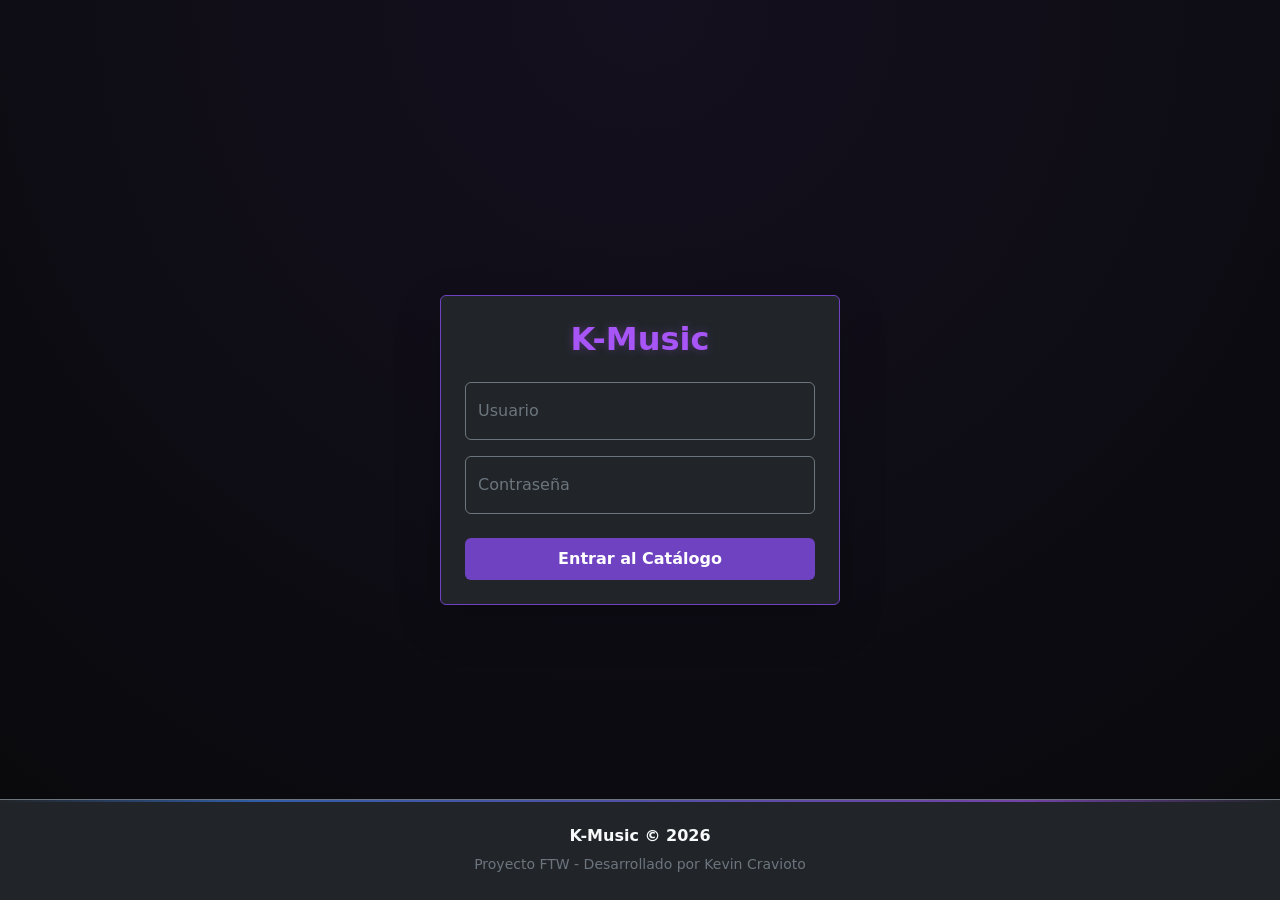
<file: index.html>
<!DOCTYPE html>
<html lang="es">
<head>
    <meta charset="UTF-8">
    <meta http-equiv="refresh" content="0; url=html/login.html">
    <title>Redireccionando a K-Music...</title>
</head>
<body>
    <p>Si no eres redireccionado automáticamente, <a href="html/login.html">haz clic aquí</a>.</p>
</body>
</html>
</file>
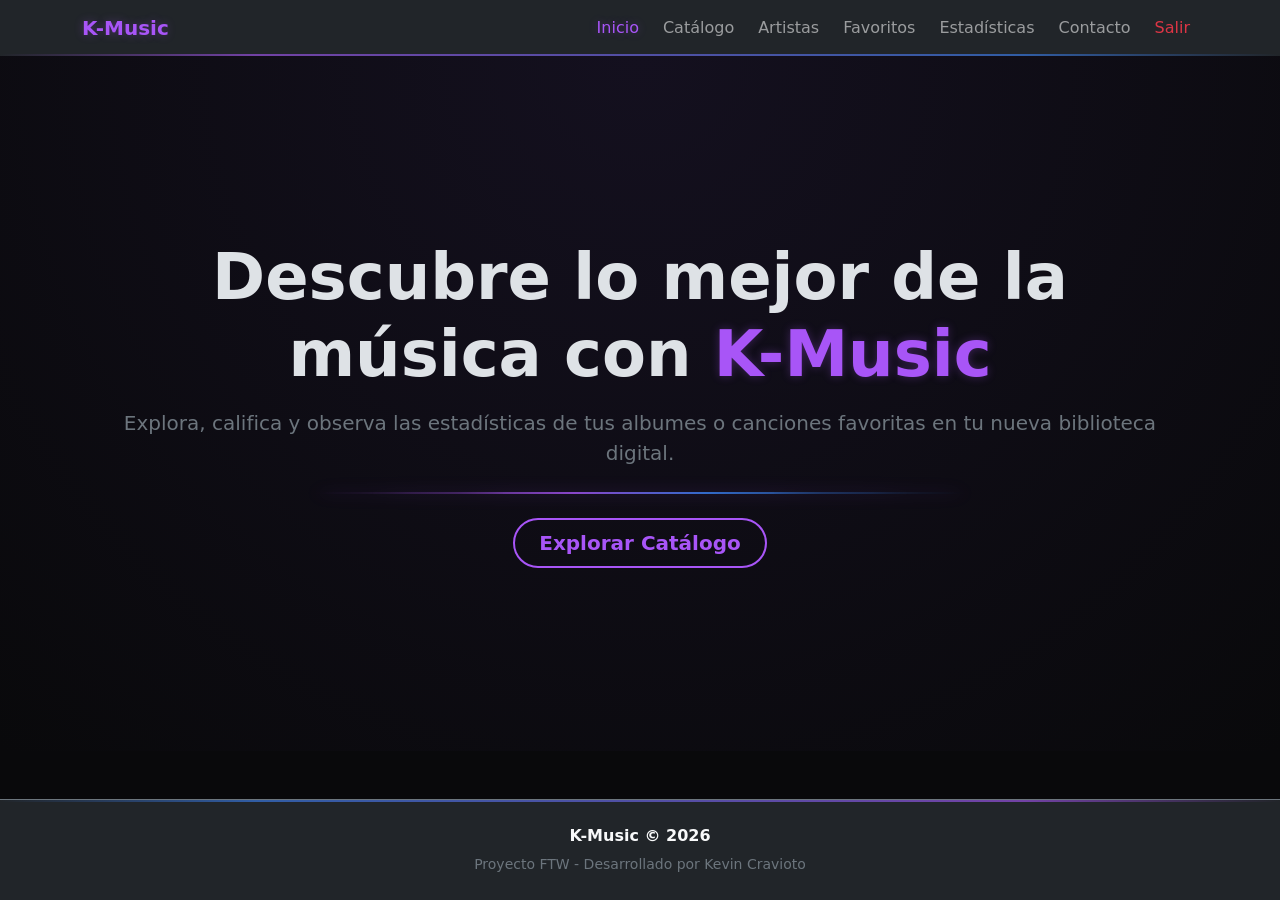
<file: html/index.html>
<!DOCTYPE html>
<html lang="es" data-bs-theme="dark">
<head>
    <meta charset="UTF-8">
    <meta name="viewport" content="width=device-width, initial-scale=1.0">
    <title>Inicio | Biblioteca Musical</title>
    <link href="https://cdn.jsdelivr.net/npm/bootstrap@5.3.3/dist/css/bootstrap.min.css" rel="stylesheet">
    <link rel="stylesheet" href="..\css\style.css">
</head>
<body class="d-flex flex-column min-vh-100">

    <!-- Navegación con borde desvanecido -->
    <header>
        <nav class="navbar navbar-expand-lg navbar-dark bg-dark nav-aesthetic">
            <div class="container">
                <a class="navbar-brand fw-bold text-purple" href="index.html">K-Music</a>
                <button class="navbar-toggler" type="button" data-bs-toggle="collapse" data-bs-target="#navbarNav">
                    <span class="navbar-toggler-icon"></span>
                </button>
                <div class="collapse navbar-collapse justify-content-end" id="navbarNav">
                    <ul class="navbar-nav gap-2">
                        <li class="nav-item"><a class="nav-link active text-purple" href="index.html">Inicio</a></li>
                        <li class="nav-item"><a class="nav-link" href="catalogo.html">Catálogo</a></li>
                        <li class="nav-item"><a class="nav-link" href="artistas.html">Artistas</a></li>
                        <li class="nav-item"><a class="nav-link" href="favoritos.html">Favoritos</a></li>
                        <li class="nav-item"><a class="nav-link" href="estadisticas.html">Estadísticas</a></li>
                        <li class="nav-item"><a class="nav-link" href="contacto.html">Contacto</a></li>
                        <li class="nav-item"><a class="nav-link text-danger" href="login.html">Salir</a></li>
                    </ul>
                </div>
            </div>
        </nav>
    </header>

    <!-- Sección Principal -->
    <main class="flex-grow-1 d-flex align-items-center justify-content-center text-center custom-bg">
        <div class="container px-4 py-5">
            <h1 class="display-3 fw-bold mb-3">Descubre lo mejor de la música con <span class="text-purple">K-Music</span></h1>
            <p class="lead mb-4 text-secondary">Explora, califica y observa las estadísticas de tus albumes o canciones favoritas en tu nueva biblioteca digital.</p>
            
            <!-- Línea desvanecida -->
            <div class="aesthetic-line"></div>

            <div class="d-grid gap-2 d-sm-flex justify-content-sm-center mt-4">
                <a href="catalogo.html" class="btn btn-outline-purple btn-lg px-4 gap-3 rounded-pill">Explorar Catálogo</a>
            </div>
        </div>
    </main>

    <!-- Pie de página con borde desvanecido -->
    <footer class="bg-dark text-center text-secondary py-4 border-top border-secondary mt-5 footer-aesthetic">
        <div class="container">
            <p class="mb-1 text-light fw-semibold">K-Music &copy; 2026</p>
            <small>Proyecto FTW - Desarrollado por Kevin Cravioto</small>
        </div>
    </footer>

    <!-- Bootstrap JS Bundle con Popper -->
    <script src="https://cdn.jsdelivr.net/npm/bootstrap@5.3.3/dist/js/bootstrap.bundle.min.js"></script>
</body>
</html>
</file>
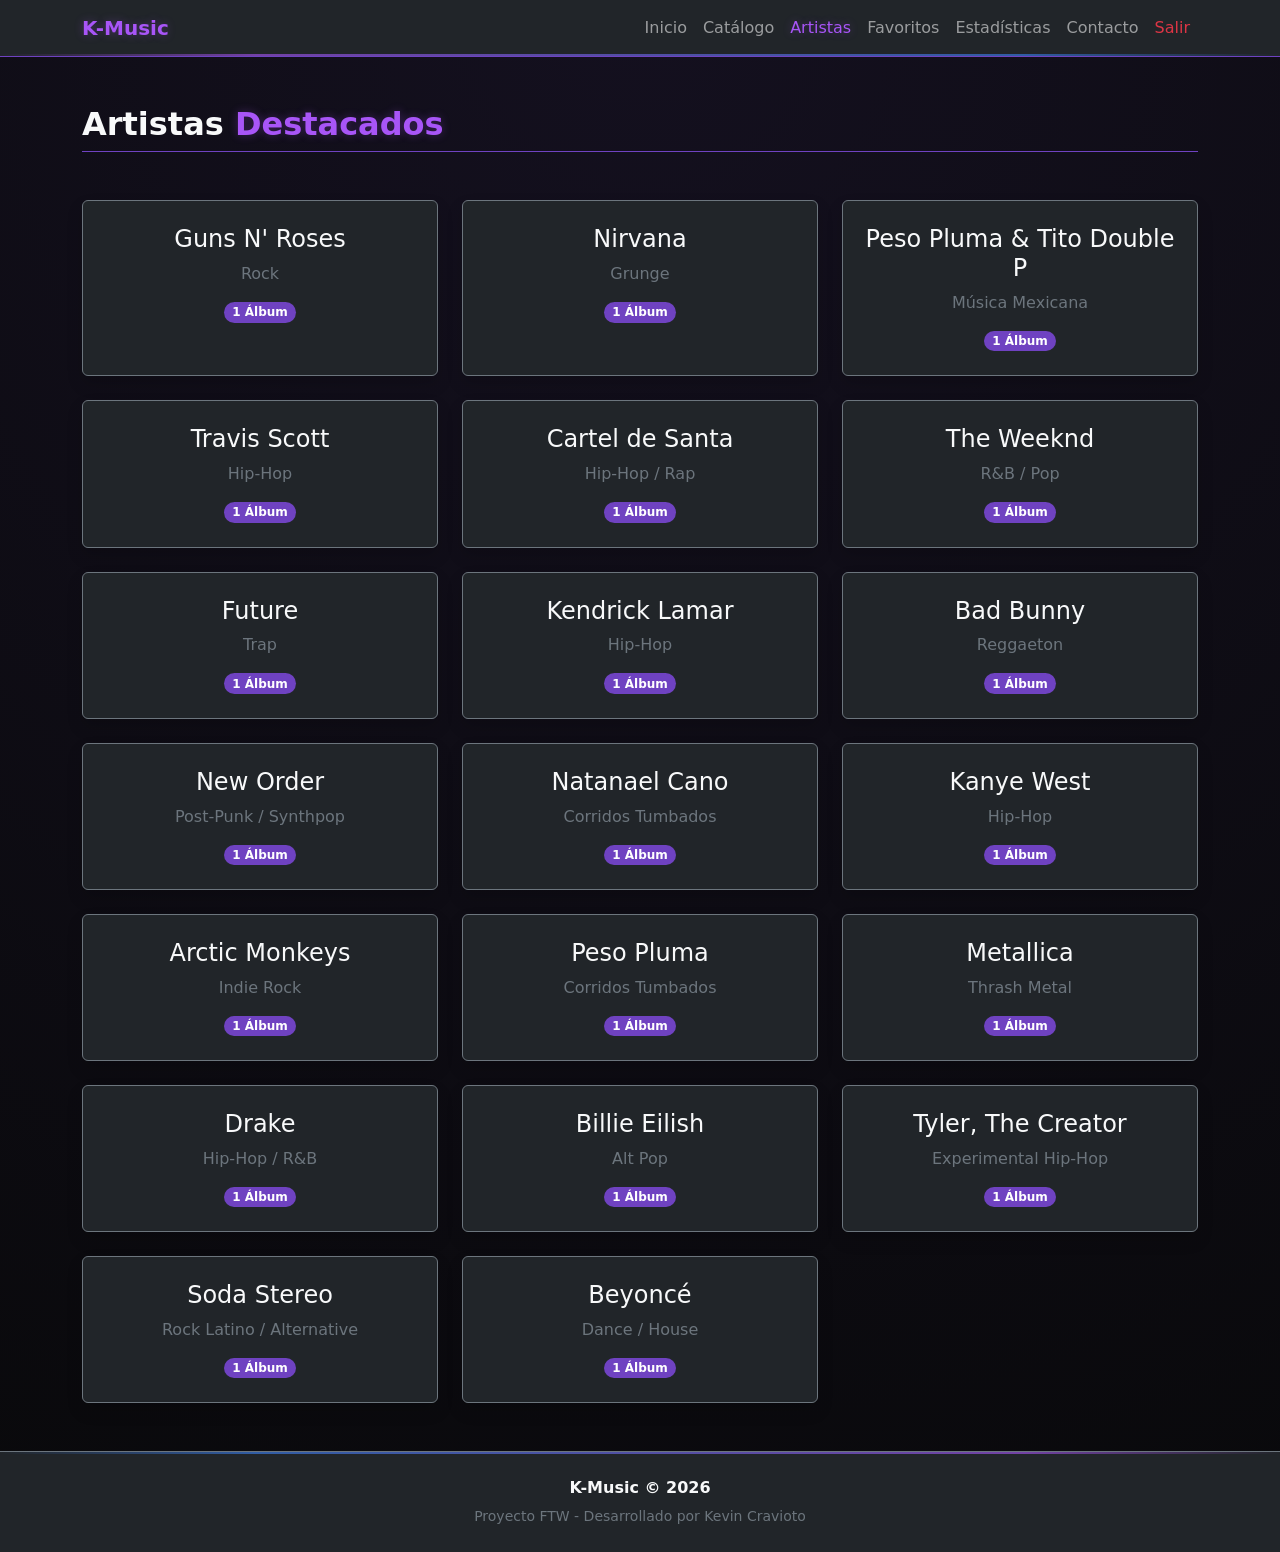
<file: html/artistas.html>
<!DOCTYPE html>
<html lang="es" data-bs-theme="dark">
<head>
    <meta charset="UTF-8">
    <meta name="viewport" content="width=device-width, initial-scale=1.0">
    <title>Artistas | K-Music</title>
    <link href="https://cdn.jsdelivr.net/npm/bootstrap@5.3.3/dist/css/bootstrap.min.css" rel="stylesheet">
    <link rel="stylesheet" href="../css/style.css">
</head>
<body class="custom-bg min-vh-100">
    <header>
        <nav class="navbar navbar-expand-lg navbar-dark bg-dark border-bottom border-purple nav-aesthetic">
            <div class="container">
                <a class="navbar-brand fw-bold text-purple" href="index.html">K-Music</a>
                <button class="navbar-toggler" type="button" data-bs-toggle="collapse" data-bs-target="#navbarNav">
                    <span class="navbar-toggler-icon"></span>
                </button>
                <div class="collapse navbar-collapse" id="navbarNav">
                    <ul class="navbar-nav ms-auto">
                        <li class="nav-item"><a class="nav-link" href="index.html">Inicio</a></li>
                        <li class="nav-item"><a class="nav-link" href="catalogo.html">Catálogo</a></li>
                        <li class="nav-item"><a class="nav-link active text-purple" href="artistas.html">Artistas</a></li>
                        <li class="nav-item"><a class="nav-link" href="favoritos.html">Favoritos</a></li>
                        <li class="nav-item"><a class="nav-link" href="estadisticas.html">Estadísticas</a></li>
                        <li class="nav-item"><a class="nav-link" href="contacto.html">Contacto</a></li>
                        <li class="nav-item"><a class="nav-link text-danger" href="login.html">Salir</a></li>
                    </ul>
                </div>
            </div>
        </nav>
    </header>

    <main class="container my-5">
        <h2 class="fw-bold text-light mb-4 border-bottom border-purple pb-2">Artistas <span class="text-purple">Destacados</span></h2>
        
        <div class="row row-cols-1 row-cols-md-3 g-4 mt-3" id="contenedorArtistas">
        </div>
    </main>

    <footer class="bg-dark text-center text-secondary py-4 border-top border-secondary mt-5 footer-aesthetic">
        <div class="container">
            <p class="mb-1 text-light fw-semibold">K-Music &copy; 2026</p>
            <small>Proyecto FTW - Desarrollado por Kevin Cravioto</small>
        </div>
    </footer>

    <script src="https://cdn.jsdelivr.net/npm/bootstrap@5.3.3/dist/js/bootstrap.bundle.min.js"></script>
    
    <script>
        document.addEventListener("DOMContentLoaded", () => {
            fetch('../xml/biblioteca.xml')
                .then(response => response.text())
                .then(str => new window.DOMParser().parseFromString(str, "text/xml"))
                .then(data => {
                    const albums = data.getElementsByTagName("album");
                    const artistasData = {};

                    for (let i = 0; i < albums.length; i++) {
                        let artista = albums[i].getElementsByTagName("artista")[0].textContent;
                        let genero = albums[i].getElementsByTagName("genero")[0].textContent;

                        if (artistasData[artista]) {
                            artistasData[artista].count += 1;
                        } else {
                            artistasData[artista] = { genero: genero, count: 1 };
                        }
                    }

                    const contenedor = document.getElementById("contenedorArtistas");
                    contenedor.innerHTML = "";

                    for (let artista in artistasData) {
                        let info = artistasData[artista];
                        let textoAlbum = info.count === 1 ? "1 Álbum" : `${info.count} Álbumes`;

                        contenedor.innerHTML += `
                            <div class="col">
                                <div class="card bg-dark border-secondary h-100 text-center p-3 shadow">
                                    <h4 class="text-light mt-2">${artista}</h4>
                                    <p class="text-secondary">${info.genero}</p>
                                    <span class="badge bg-purple rounded-pill mx-auto mb-2" style="width: fit-content;">${textoAlbum}</span>
                                </div>
                            </div>
                        `;
                    }
                })
                .catch(error => console.error(error));
        });
        
    </script>
</body>
</html>
</file>
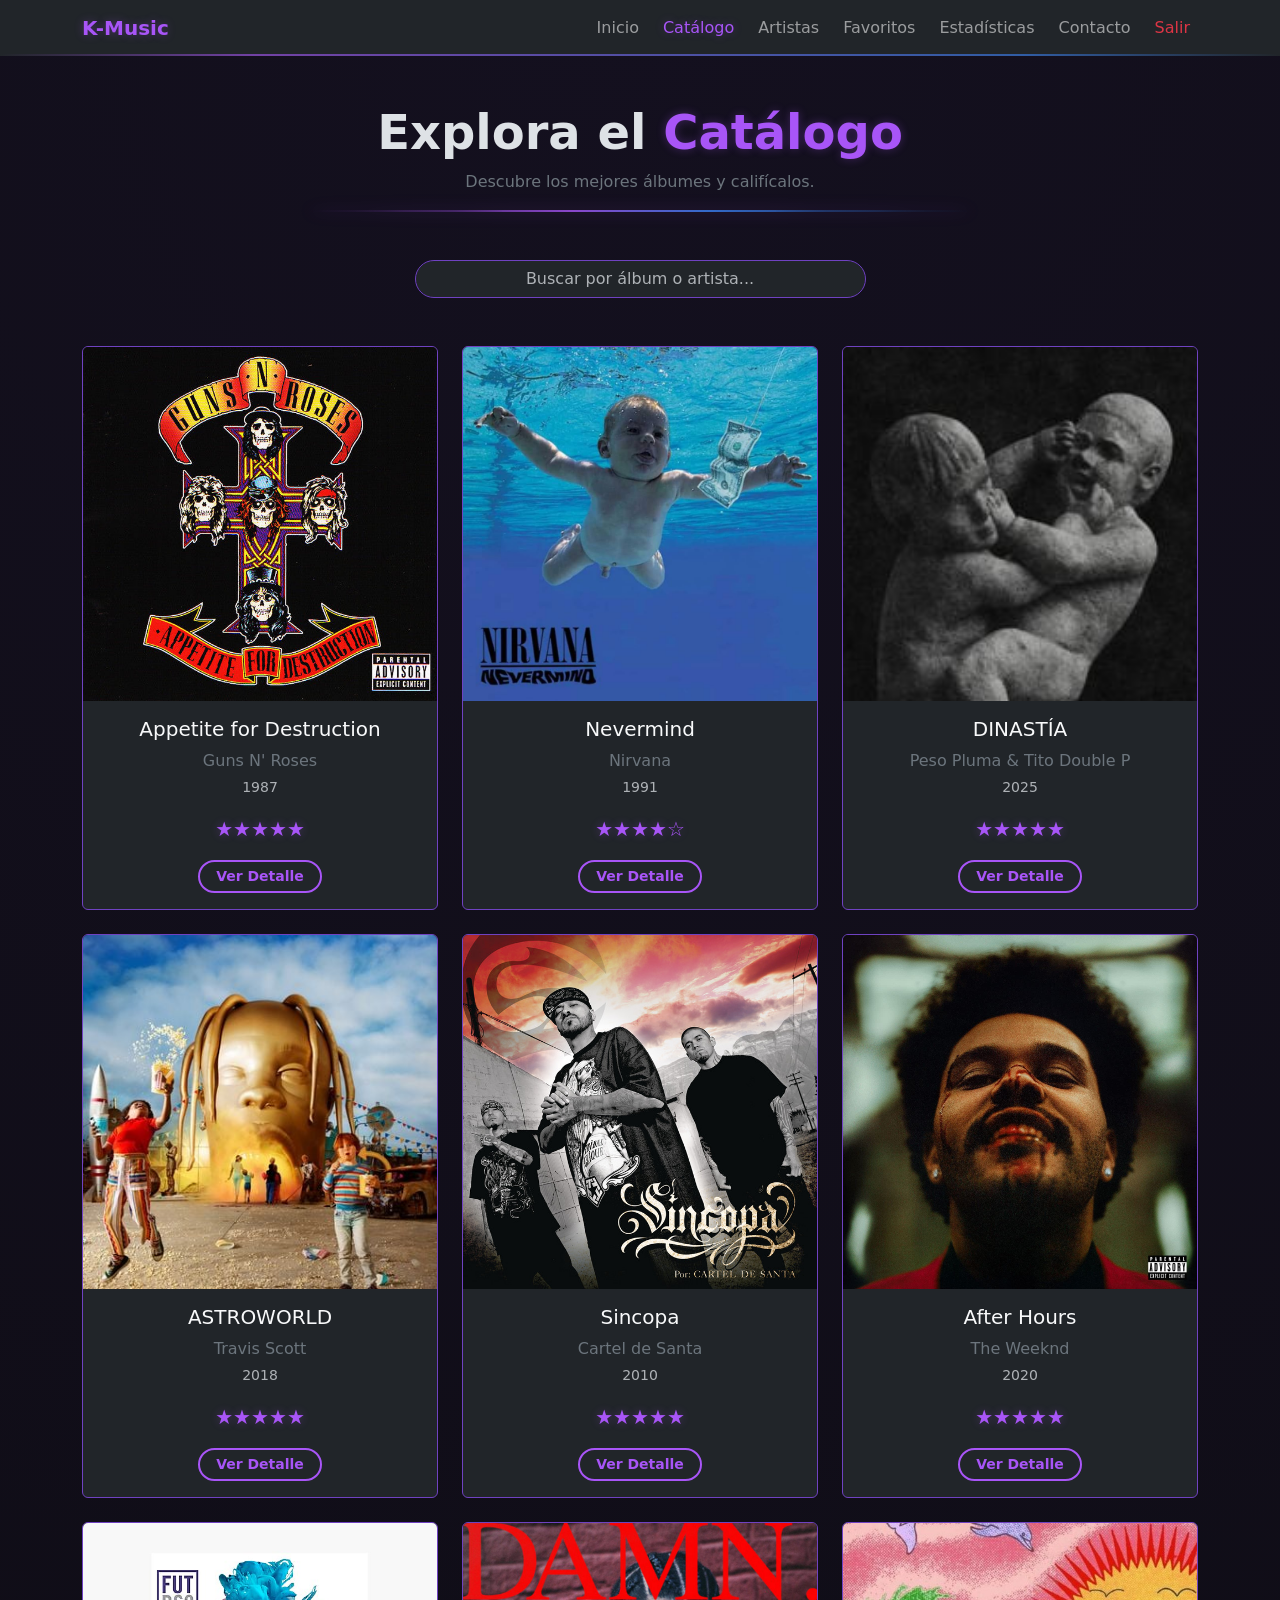
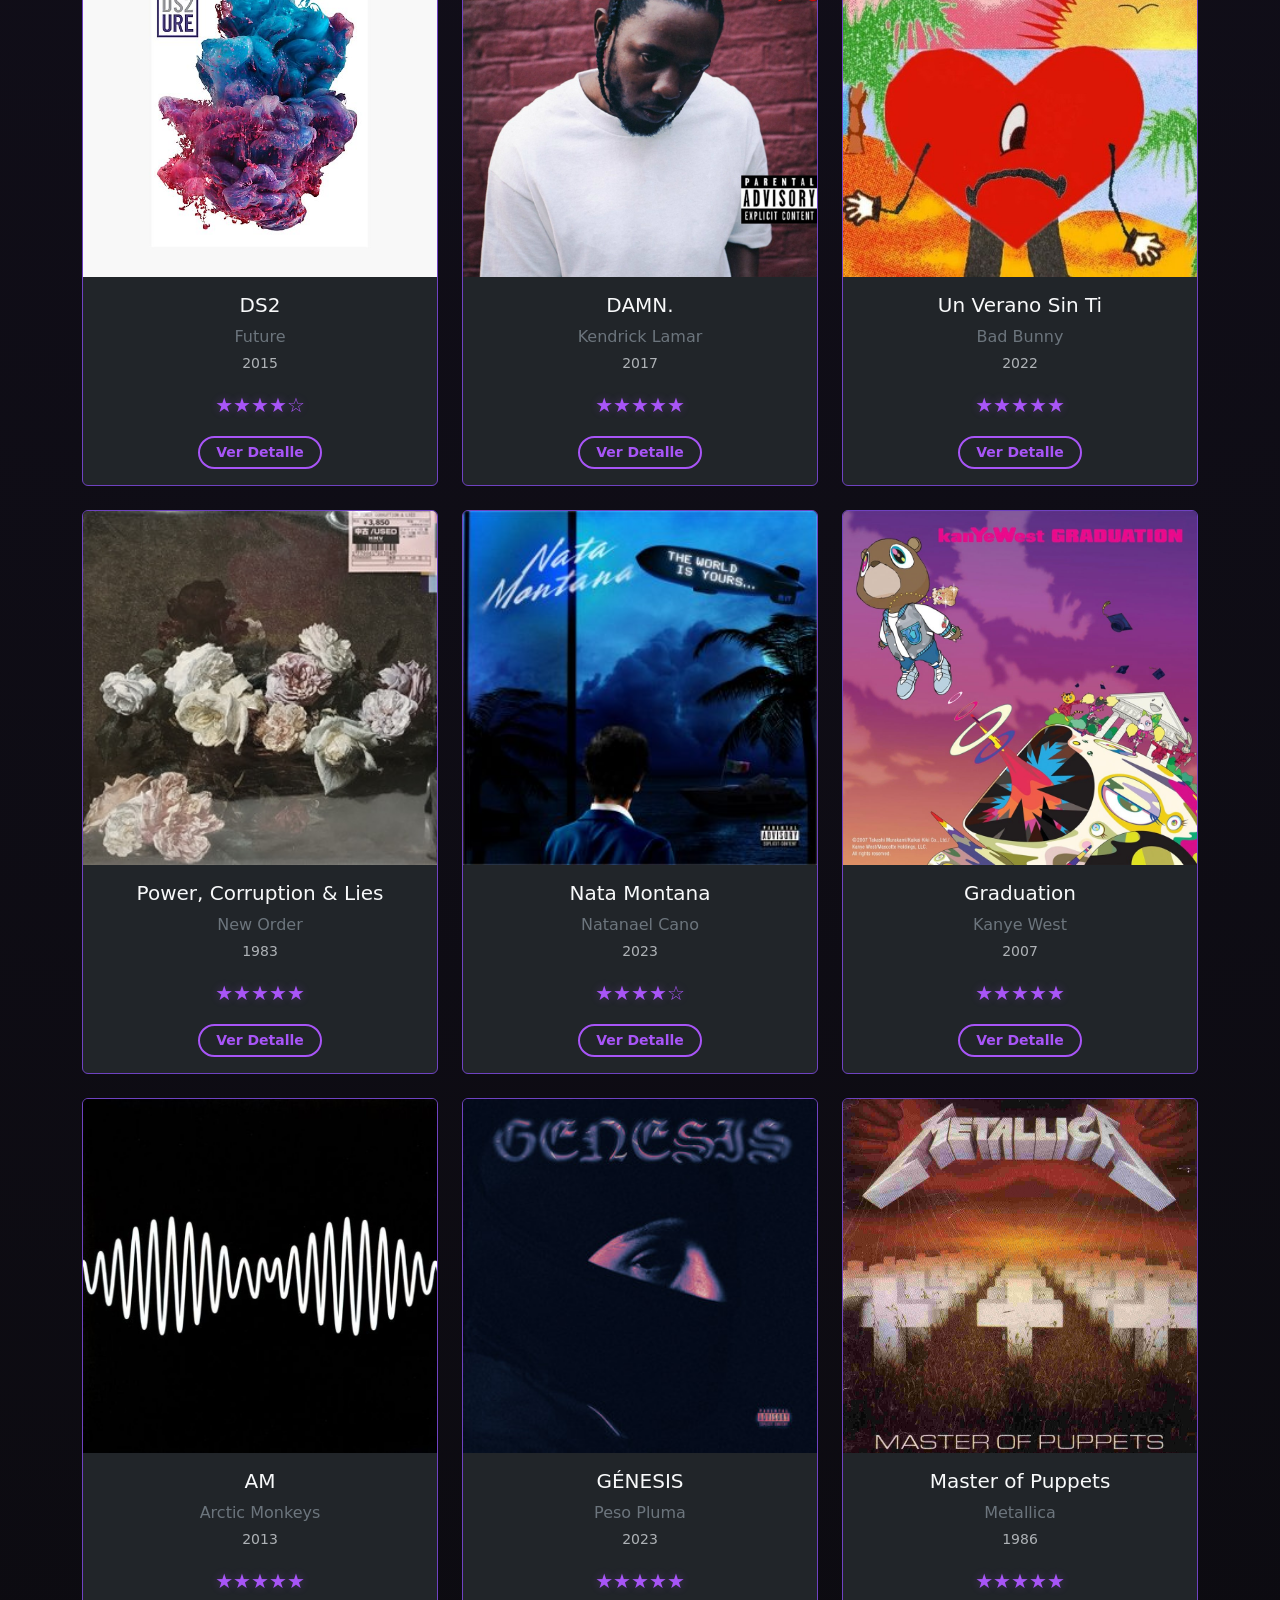
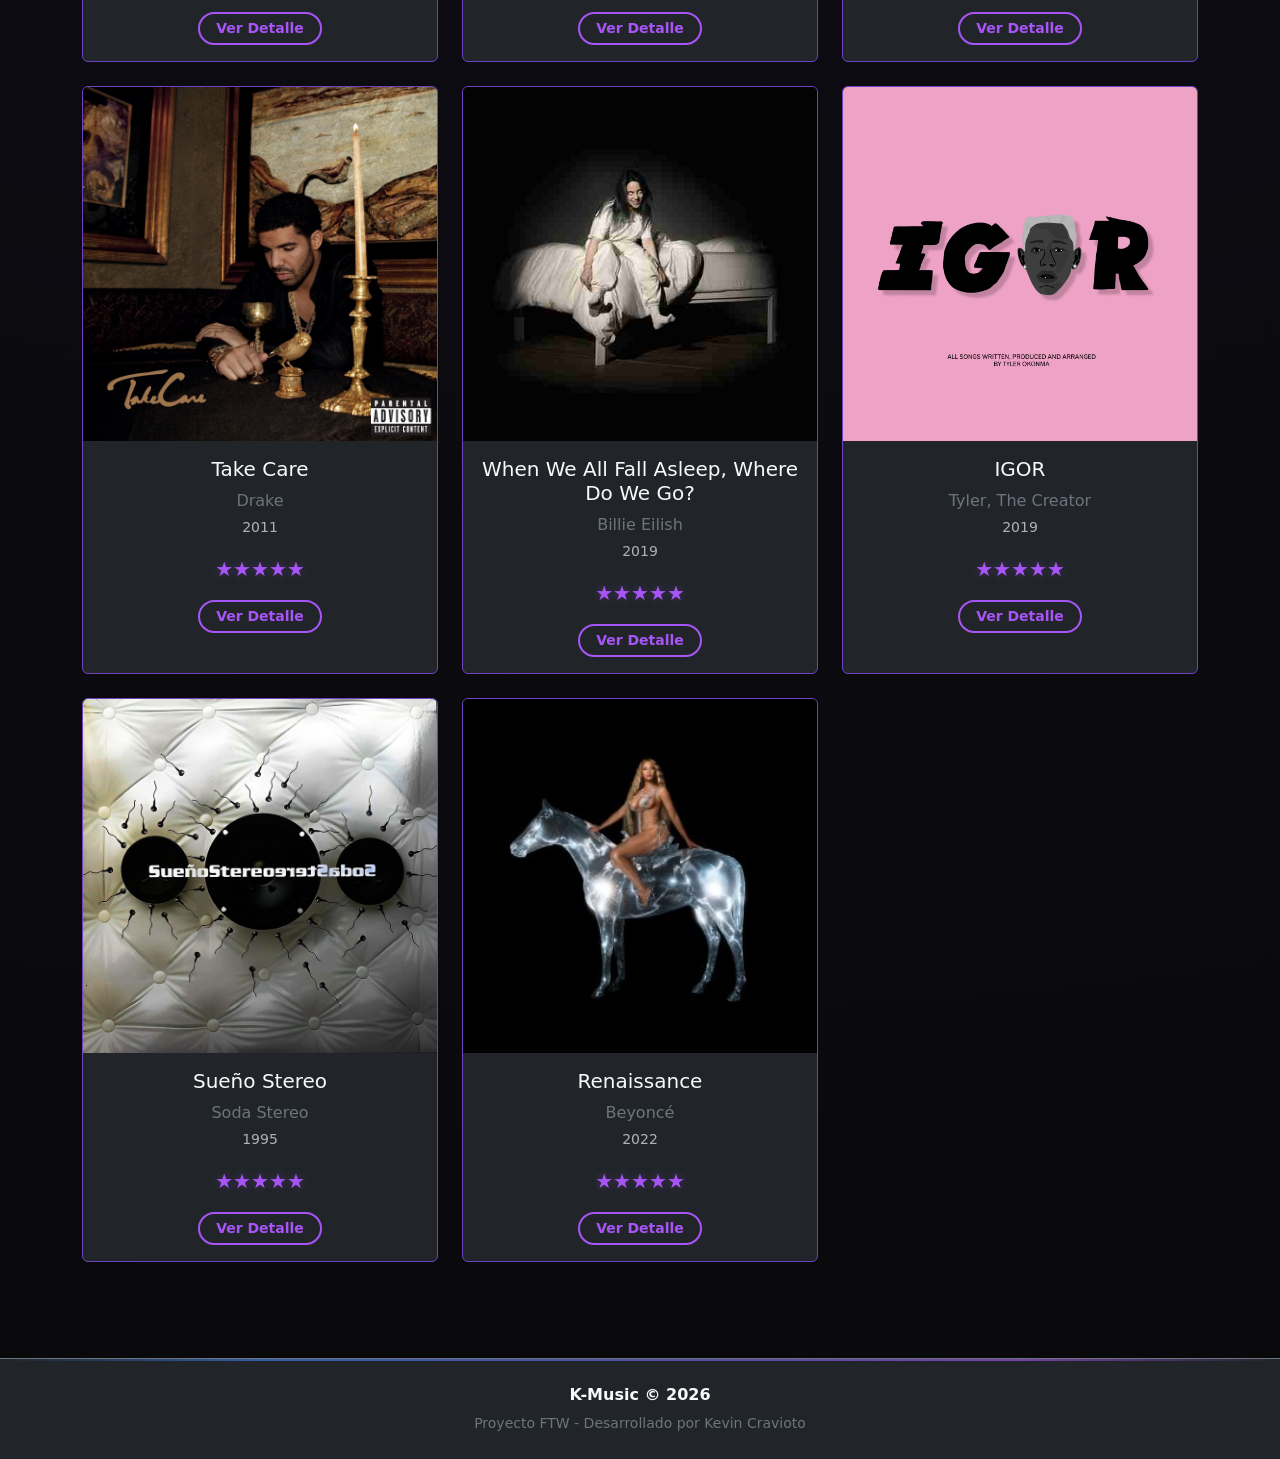
<file: html/catalogo.html>
<!DOCTYPE html>
<html lang="es" data-bs-theme="dark">
<head>
    <meta charset="UTF-8">
    <meta name="viewport" content="width=device-width, initial-scale=1.0">
    <title>Catálogo | K-Music</title>
    <link href="https://cdn.jsdelivr.net/npm/bootstrap@5.3.3/dist/css/bootstrap.min.css" rel="stylesheet">
    <link rel="stylesheet" href="../css/style.css">
</head>
<body class="d-flex flex-column min-vh-100 custom-bg">

    <header>
        <nav class="navbar navbar-expand-lg navbar-dark bg-dark nav-aesthetic">
            <div class="container">
                <a class="navbar-brand fw-bold text-purple" href="index.html">K-Music</a>
                <button class="navbar-toggler" type="button" data-bs-toggle="collapse" data-bs-target="#navbarNav">
                    <span class="navbar-toggler-icon"></span>
                </button>
                <div class="collapse navbar-collapse justify-content-end" id="navbarNav">
                    <ul class="navbar-nav gap-2">
                        <li class="nav-item"><a class="nav-link" href="index.html">Inicio</a></li>
                        <li class="nav-item"><a class="nav-link active text-purple" href="catalogo.html">Catálogo</a></li>
                        <li class="nav-item"><a class="nav-link" href="artistas.html">Artistas</a></li>
                        <li class="nav-item"><a class="nav-link" href="favoritos.html">Favoritos</a></li>
                        <li class="nav-item"><a class="nav-link" href="estadisticas.html">Estadísticas</a></li>
                        <li class="nav-item"><a class="nav-link" href="contacto.html">Contacto</a></li>
                        <li class="nav-item"><a class="nav-link text-danger" href="login.html">Salir</a></li>
                    </ul>
                </div>
            </div>
        </nav>
    </header>

    <main class="flex-grow-1 py-5">
        <div class="container">
            <div class="text-center mb-5">
                <h2 class="display-5 fw-bold">Explora el <span class="text-purple">Catálogo</span></h2>
                <p class="text-secondary">Descubre los mejores álbumes y califícalos.</p>
                <div class="aesthetic-line mt-3"></div>
            </div>

            <div class="row justify-content-center mb-5">
                <div class="col-md-6 col-lg-5">
                    <input type="text" id="buscador" class="form-control bg-dark text-light border-purple text-center" placeholder="Buscar por álbum o artista..." style="border-radius: 20px;">
                </div>
            </div>

            <div id="contenedor-catalogo" class="row row-cols-1 row-cols-md-3 g-4">
                <div class="col-12 text-center text-secondary">
                    <div class="spinner-border text-purple mb-3" role="status"></div>
                    <p>Cargando la biblioteca musical...</p>
                </div>
            </div>
        </div>
    </main>

    <footer class="bg-dark text-center text-secondary py-4 border-top border-secondary mt-5 footer-aesthetic">
        <div class="container">
            <p class="mb-1 text-light fw-semibold">K-Music &copy; 2026</p>
            <small>Proyecto FTW - Desarrollado por Kevin Cravioto</small>
        </div>
    </footer>

    <script src="https://cdn.jsdelivr.net/npm/bootstrap@5.3.3/dist/js/bootstrap.bundle.min.js"></script>
    <script src="../js/app.js"></script>
</body>
</html>
</file>
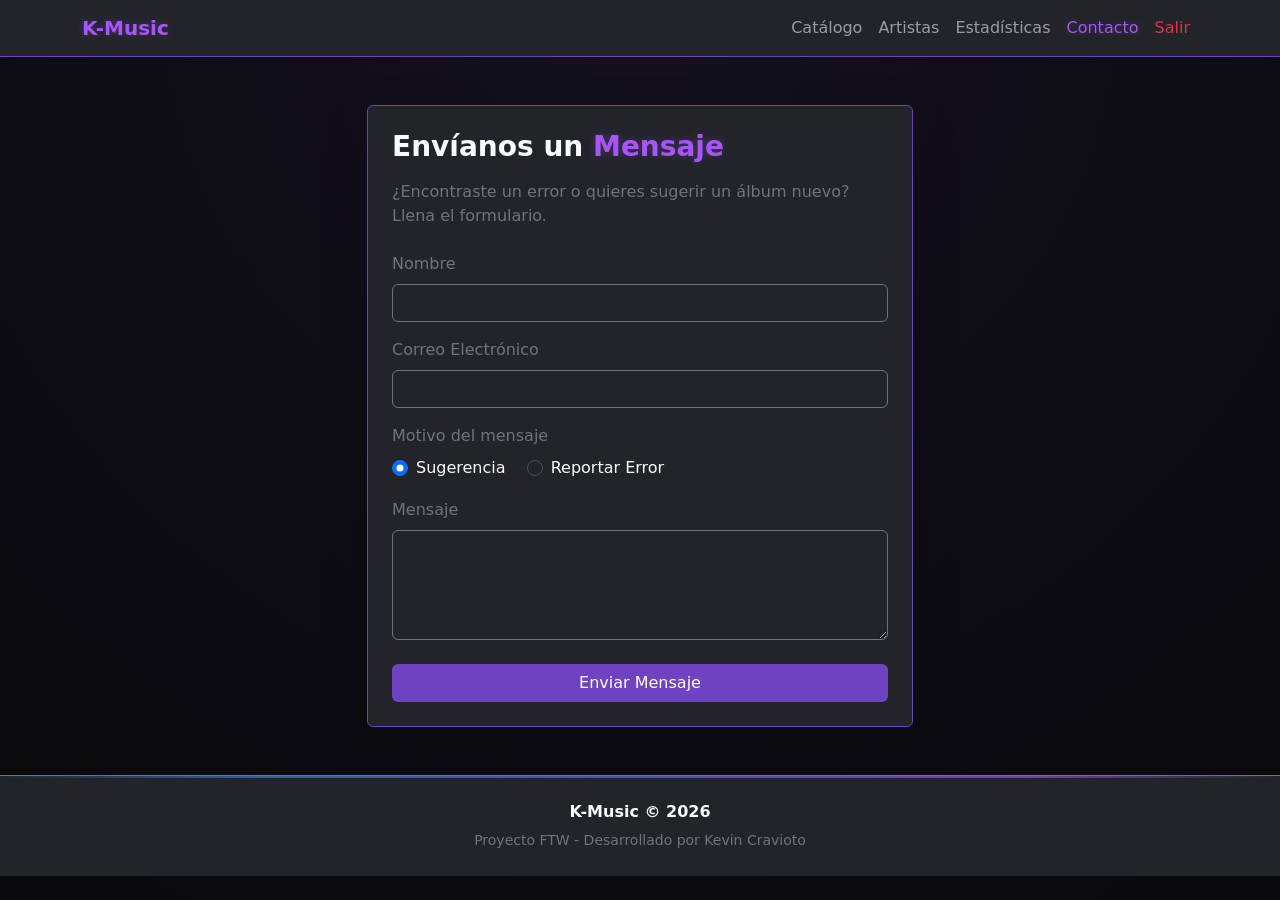
<file: html/contacto.html>
<!DOCTYPE html>
<html lang="es" data-bs-theme="dark">
<head>
    <meta charset="UTF-8">
    <meta name="viewport" content="width=device-width, initial-scale=1.0">
    <title>Contacto | K-Music</title>
    <link href="https://cdn.jsdelivr.net/npm/bootstrap@5.3.3/dist/css/bootstrap.min.css" rel="stylesheet">
    <link rel="stylesheet" href="../css/style.css">
</head>
<body class="custom-bg min-vh-100">

    <header>
        <nav class="navbar navbar-expand-lg navbar-dark bg-dark border-bottom border-purple">
            <div class="container">
                <a class="navbar-brand fw-bold text-purple" href="catalogo.html">K-Music</a>
                <button class="navbar-toggler" type="button" data-bs-toggle="collapse" data-bs-target="#navbarNav">
                    <span class="navbar-toggler-icon"></span>
                </button>
                <div class="collapse navbar-collapse" id="navbarNav">
                    <ul class="navbar-nav ms-auto">
                        <li class="nav-item"><a class="nav-link" href="catalogo.html">Catálogo</a></li>
                        <li class="nav-item"><a class="nav-link" href="artistas.html">Artistas</a></li>
                        <li class="nav-item"><a class="nav-link" href="estadisticas.html">Estadísticas</a></li>
                        <li class="nav-item"><a class="nav-link active text-purple" href="contacto.html">Contacto</a></li>
                        <li class="nav-item"><a class="nav-link text-danger" href="login.html">Salir</a></li>
                    </ul>
                </div>
            </div>
        </nav>
    </header>

    <main class="container my-5 flex-grow-1">
        <div class="row justify-content-center">
            <div class="col-md-6">
                <div class="card bg-dark border-purple p-4 shadow-lg">
                    <h3 class="fw-bold text-light mb-3">Envíanos un <span class="text-purple">Mensaje</span></h3>
                    <p class="text-secondary mb-4">¿Encontraste un error o quieres sugerir un álbum nuevo? Llena el formulario.</p>
                    
                    <div id="alertaContacto"></div>

                    <form id="formContacto">
                        <div class="mb-3">
                            <label class="form-label text-secondary" for="nombreInput">Nombre</label>
                            <input type="text" class="form-control bg-dark text-light border-secondary" id="nombreInput" required>
                        </div>
                        <div class="mb-3">
                            <label class="form-label text-secondary" for="emailInput">Correo Electrónico</label>
                            <input type="email" class="form-control bg-dark text-light border-secondary" id="emailInput" required>
                        </div>
                        
                        <div class="mb-3">
                            <label class="form-label text-secondary d-block">Motivo del mensaje</label>
                            <div class="form-check form-check-inline">
                                <input class="form-check-input" type="radio" name="motivoRadio" id="radioSugerencia" value="sugerencia" checked>
                                <label class="form-check-label text-light" for="radioSugerencia">Sugerencia</label>
                            </div>
                            <div class="form-check form-check-inline">
                                <input class="form-check-input" type="radio" name="motivoRadio" id="radioError" value="error">
                                <label class="form-check-label text-light" for="radioError">Reportar Error</label>
                            </div>
                        </div>

                        <div class="mb-4">
                            <label class="form-label text-secondary" for="mensajeInput">Mensaje</label>
                            <textarea class="form-control bg-dark text-light border-secondary" id="mensajeInput" rows="4" required></textarea>
                        </div>
                        <button type="submit" class="btn btn-purple w-100">Enviar Mensaje</button>
                    </form>
                </div>
            </div>
        </div>
    </main>

    <footer class="bg-dark text-center text-secondary py-4 border-top border-secondary mt-5 footer-aesthetic">
        <div class="container">
            <p class="mb-1 text-light fw-semibold">K-Music &copy; 2026</p>
            <small>Proyecto FTW - Desarrollado por Kevin Cravioto</small>
        </div>
    </footer>

    <script src="https://cdn.jsdelivr.net/npm/bootstrap@5.3.3/dist/js/bootstrap.bundle.min.js"></script>
    
    <script>
        const formContacto = document.getElementById('formContacto');
        const alertaContacto = document.getElementById('alertaContacto');

        formContacto.addEventListener('submit', function(evento) {
            evento.preventDefault(); 

            alertaContacto.innerHTML = `
                <div class="alert alert-success alert-dismissible fade show bg-success text-light border-0" role="alert">
                    <strong>¡Mensaje enviado!</strong> Gracias por tus sugerencias.
                    <button type="button" class="btn-close btn-close-white" data-bs-dismiss="alert" aria-label="Close"></button>
                </div>
            `;

            formContacto.reset();

            setTimeout(() => {
                alertaContacto.innerHTML = '';
            }, 4000);
        });
    </script>
</body>
</html>
</file>
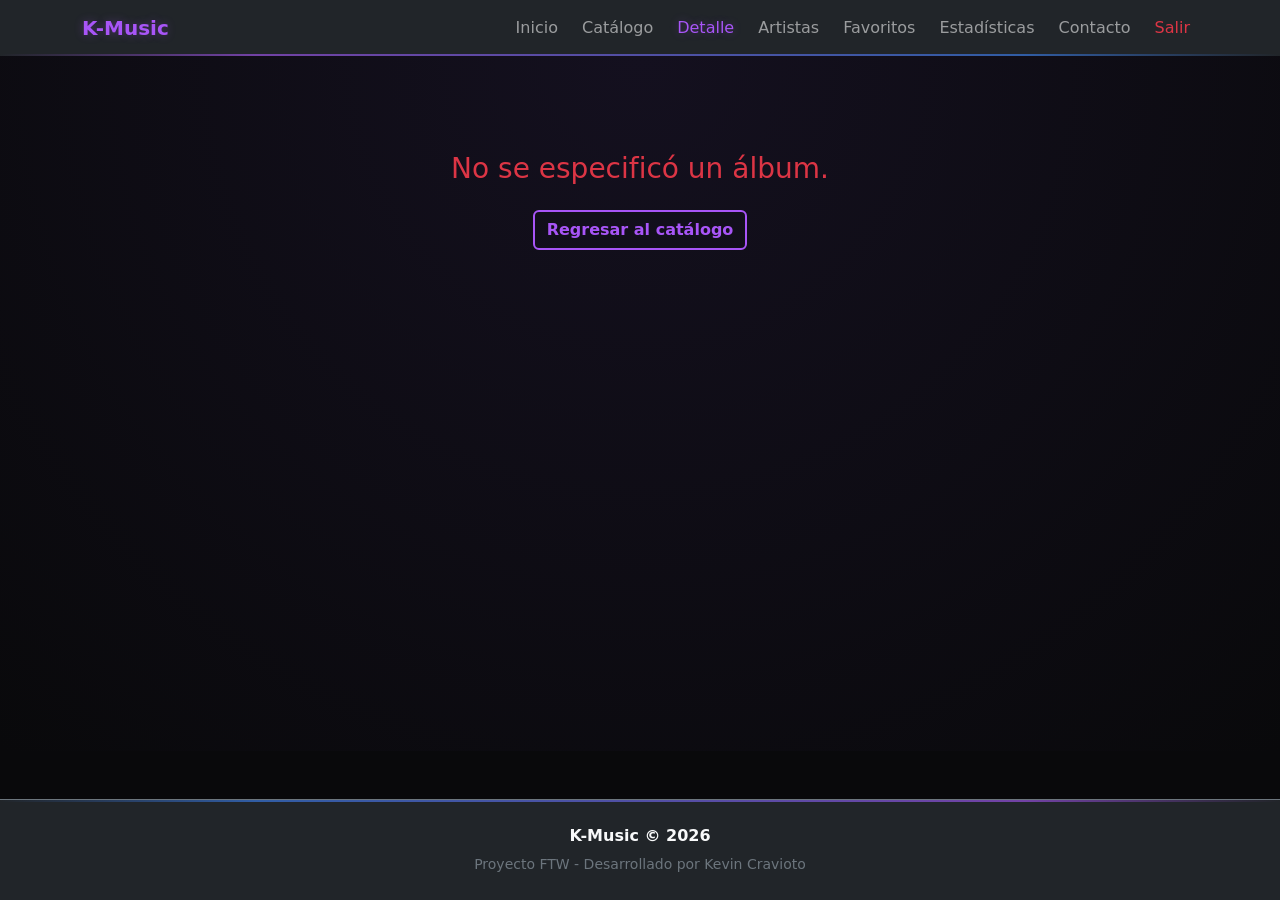
<file: html/detalle.html>
<!DOCTYPE html>
<html lang="es" data-bs-theme="dark">
<head>
    <meta charset="UTF-8">
    <meta name="viewport" content="width=device-width, initial-scale=1.0">
    <title>Detalle del Álbum | K-Music</title>
    <link href="https://cdn.jsdelivr.net/npm/bootstrap@5.3.3/dist/css/bootstrap.min.css" rel="stylesheet">
    <link rel="stylesheet" href="../css/style.css">
</head>
<body class="d-flex flex-column min-vh-100">

    <header>
        <nav class="navbar navbar-expand-lg navbar-dark bg-dark nav-aesthetic">
            <div class="container">
                <a class="navbar-brand fw-bold text-purple" href="index.html">K-Music</a>
                <button class="navbar-toggler" type="button" data-bs-toggle="collapse" data-bs-target="#navbarNav">
                    <span class="navbar-toggler-icon"></span>
                </button>
                <div class="collapse navbar-collapse justify-content-end" id="navbarNav">
                    <ul class="navbar-nav gap-2">
                        <li class="nav-item"><a class="nav-link" href="index.html">Inicio</a></li>
                        <li class="nav-item"><a class="nav-link" href="catalogo.html">Catálogo</a></li>
                        <li class="nav-item"><a class="nav-link active text-purple" href="detalle.html">Detalle</a></li>
                        <li class="nav-item"><a class="nav-link" href="artistas.html">Artistas</a></li>
                        <li class="nav-item"><a class="nav-link" href="favoritos.html">Favoritos</a></li>
                        <li class="nav-item"><a class="nav-link" href="estadisticas.html">Estadísticas</a></li>
                        <li class="nav-item"><a class="nav-link" href="contacto.html">Contacto</a></li>
                        <li class="nav-item"><a class="nav-link text-danger" href="login.html">Salir</a></li>
                    </ul>
                </div>
            </div>
        </nav>
    </header>

    <main class="flex-grow-1 custom-bg py-5">
        <div class="container" id="contenedor-detalle">
            
            <div class="text-center text-secondary my-5 py-5">
                <div class="spinner-border text-purple mb-3" role="status" style="width: 3rem; height: 3rem;"></div>
                <h4 class="text-light">Cargando el tracklist...</h4>
                <p>Conectando con la base de datos.</p>
            </div>

        </div>
    </main>

    <footer class="bg-dark text-center text-secondary py-4 border-top border-secondary mt-5 footer-aesthetic">
        <div class="container">
            <p class="mb-1 text-light fw-semibold">K-Music &copy; 2026</p>
            <small>Proyecto FTW - Desarrollado por Kevin Cravioto</small>
        </div>
    </footer>

    <script src="https://cdn.jsdelivr.net/npm/bootstrap@5.3.3/dist/js/bootstrap.bundle.min.js"></script>
    
    <script src="../js/app.js"></script>
</body>
</html>
</file>
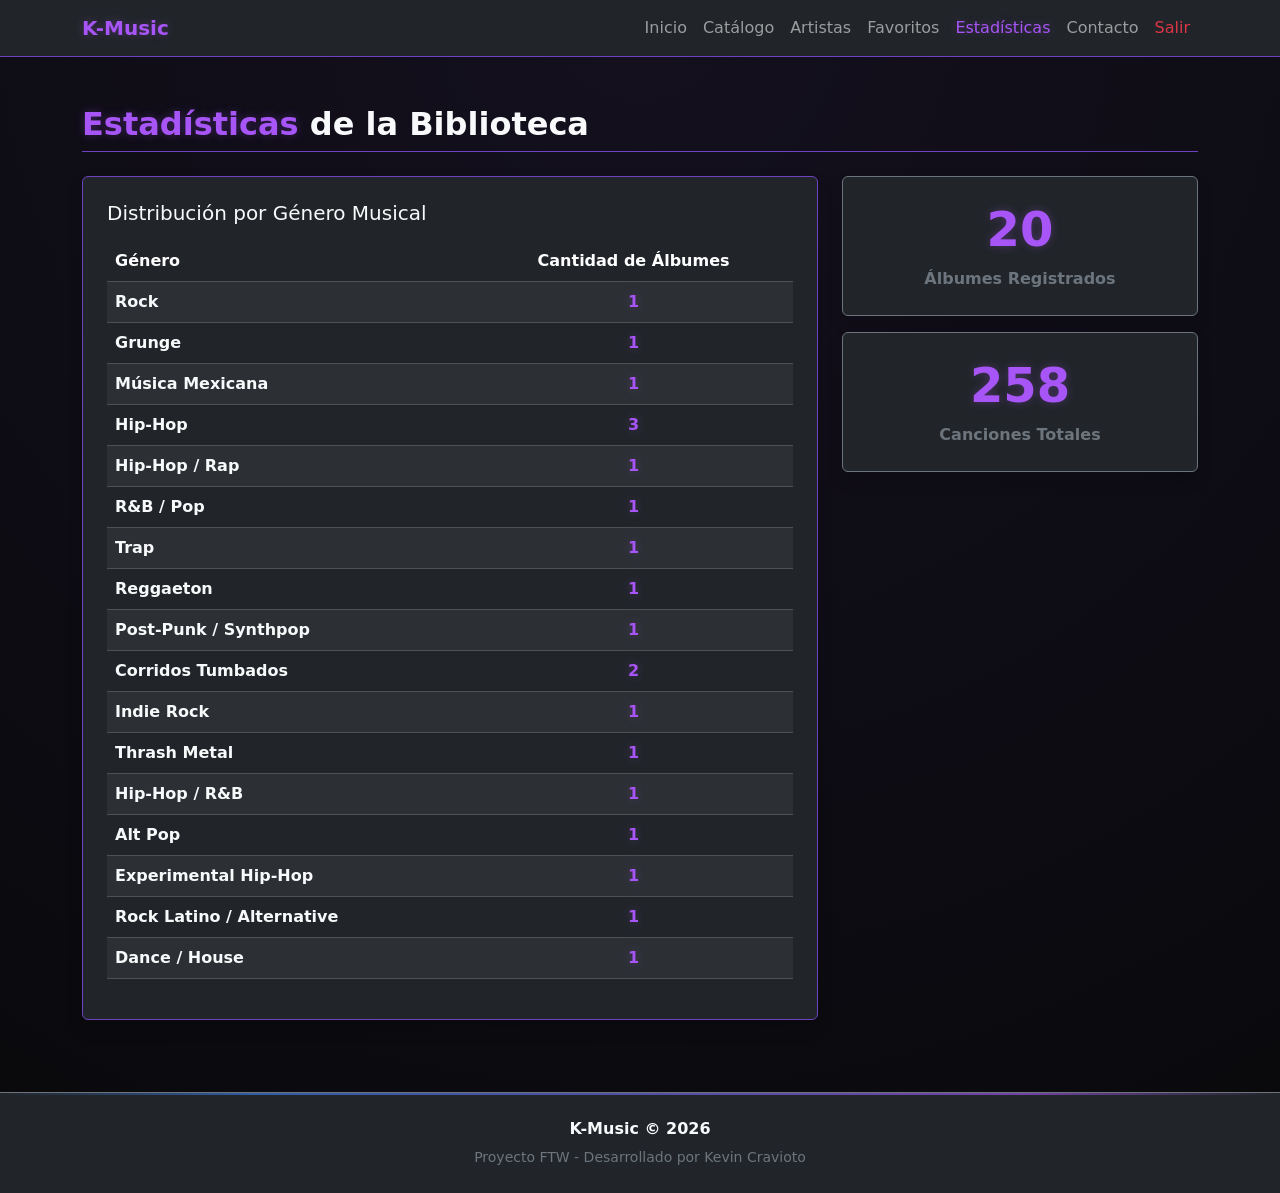
<file: html/estadisticas.html>
<!DOCTYPE html>
<html lang="es" data-bs-theme="dark">
<head>
    <meta charset="UTF-8">
    <meta name="viewport" content="width=device-width, initial-scale=1.0">
    <title>Estadísticas | K-Music</title>
    <link href="https://cdn.jsdelivr.net/npm/bootstrap@5.3.3/dist/css/bootstrap.min.css" rel="stylesheet">
    <link rel="stylesheet" href="../css/style.css">
</head>
<body class="custom-bg min-vh-100">

    <header>
        <nav class="navbar navbar-expand-lg navbar-dark bg-dark border-bottom border-purple">
            <div class="container">
                <a class="navbar-brand fw-bold text-purple" href="index.html">K-Music</a>
                <button class="navbar-toggler" type="button" data-bs-toggle="collapse" data-bs-target="#navbarNav">
                    <span class="navbar-toggler-icon"></span>
                </button>
                <div class="collapse navbar-collapse" id="navbarNav">
                    <ul class="navbar-nav ms-auto">
                        <li class="nav-item"><a class="nav-link" href="index.html">Inicio</a></li>
                        <li class="nav-item"><a class="nav-link" href="catalogo.html">Catálogo</a></li>
                        <li class="nav-item"><a class="nav-link" href="artistas.html">Artistas</a></li>
                        <li class="nav-item"><a class="nav-link" href="favoritos.html">Favoritos</a></li>
                        <li class="nav-item"><a class="nav-link active text-purple" href="estadisticas.html">Estadísticas</a></li>
                        <li class="nav-item"><a class="nav-link" href="contacto.html">Contacto</a></li>
                        <li class="nav-item"><a class="nav-link text-danger" href="login.html">Salir</a></li>
                    </ul>
                </div>
            </div>
        </nav>
    </header>

    <main class="container my-5">
        <h2 class="fw-bold text-light mb-4 border-bottom border-purple pb-2"><span class="text-purple">Estadísticas</span> de la Biblioteca</h2>
        
        <div class="row mt-4">
            <article class="col-md-8 mb-4">
                <div class="card bg-dark border-purple p-4 shadow">
                    <h5 class="text-light mb-3">Distribución por Género Musical</h5>
                    <div class="table-responsive">
                        <table class="table table-dark table-striped align-middle" id="tablaGeneros">
                            <thead>
                                <tr>
                                    <th>Género</th>
                                    <th class="text-center">Cantidad de Álbumes</th>
                                </tr>
                            </thead>
                            <tbody>
                            </tbody>
                        </table>
                    </div>
                </div>
            </article>

            <aside class="col-md-4 mb-4">
                <div class="card bg-dark border-secondary p-4 text-center mb-3 shadow">
                    <h2 class="text-purple fw-bold display-5" id="totalAlbums">0</h2>
                    <p class="text-secondary mb-0 fw-semibold">Álbumes Registrados</p>
                </div>
                <div class="card bg-dark border-secondary p-4 text-center shadow">
                    <h2 class="text-purple fw-bold display-5" id="totalCanciones">0</h2>
                    <p class="text-secondary mb-0 fw-semibold">Canciones Totales</p>
                </div>
            </aside>
        </div>
    </main>

    <footer class="bg-dark text-center text-secondary py-4 border-top border-secondary mt-5 footer-aesthetic">
        <div class="container">
            <p class="mb-1 text-light fw-semibold">K-Music &copy; 2026</p>
            <small>Proyecto FTW - Desarrollado por Kevin Cravioto</small>
        </div>
    </footer>

    <script src="https://cdn.jsdelivr.net/npm/bootstrap@5.3.3/dist/js/bootstrap.bundle.min.js"></script>
    
    <script>
        document.addEventListener("DOMContentLoaded", () => {
            fetch('../xml/biblioteca.xml')
                .then(response => response.text())
                .then(str => new window.DOMParser().parseFromString(str, "text/xml"))
                .then(data => {
                    const albums = data.getElementsByTagName("album");
                    let totalCanciones = 0;
                    const generosCount = {};

                    for (let i = 0; i < albums.length; i++) {
                        let genero = albums[i].getElementsByTagName("genero")[0].textContent;
                        let cancionesAlbum = albums[i].getElementsByTagName("cancion").length;
                        
                        totalCanciones += cancionesAlbum;

                        if (generosCount[genero]) {
                            generosCount[genero] += 1;
                        } else {
                            generosCount[genero] = 1;
                        }
                    }

                    document.getElementById("totalAlbums").textContent = albums.length;
                    document.getElementById("totalCanciones").textContent = totalCanciones;

                    const tbody = document.querySelector("#tablaGeneros tbody");
                    tbody.innerHTML = "";

                    for (let gen in generosCount) {
                        tbody.innerHTML += `
                            <tr>
                                <td class="fw-semibold text-light">${gen}</td>
                                <td class="text-center text-purple fw-bold">${generosCount[gen]}</td>
                            </tr>
                        `;
                    }
                })
                .catch(error => console.error(error));
        });
    </script>
</body>
</html>
</file>
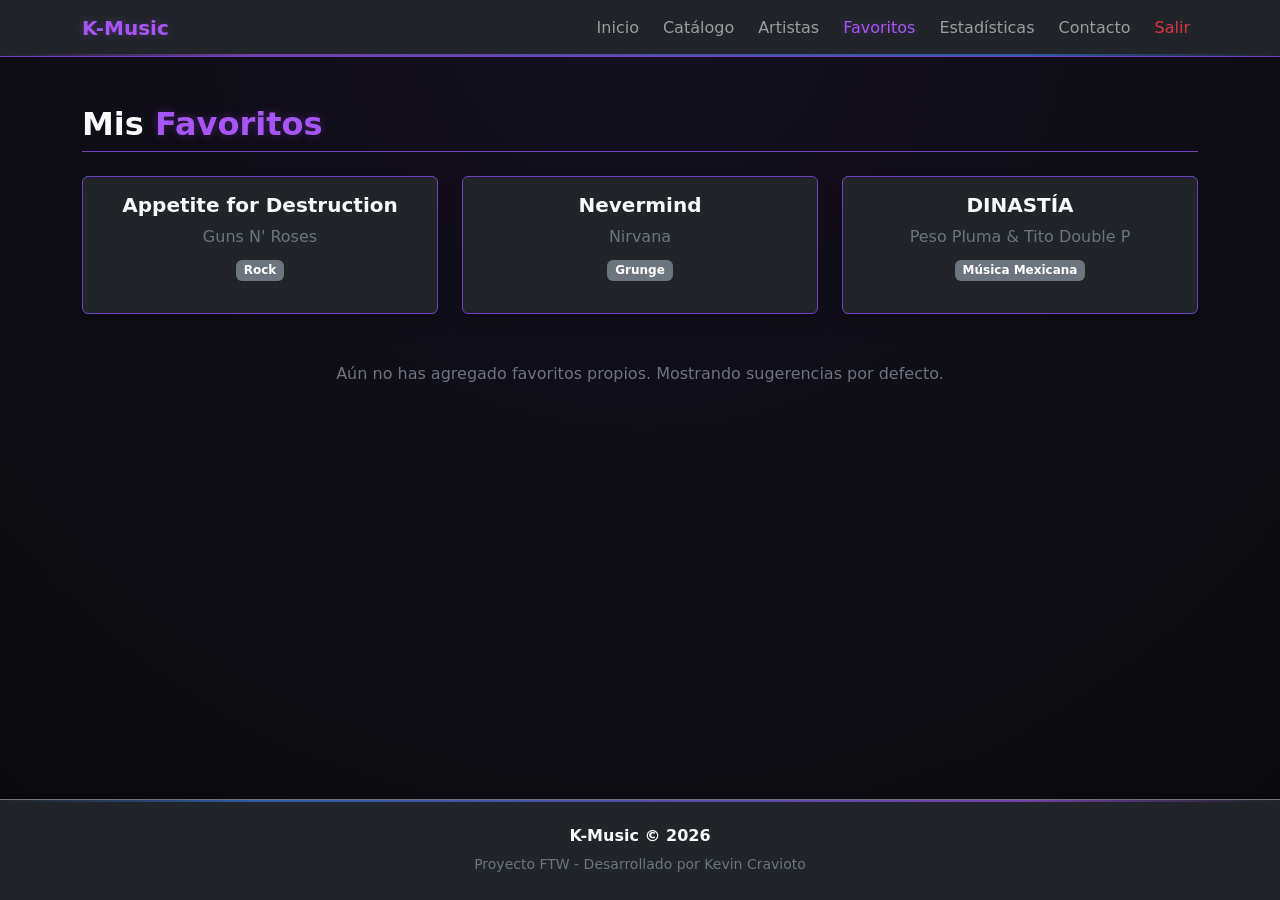
<file: html/favoritos.html>
<!DOCTYPE html>
<html lang="es" data-bs-theme="dark">
<head>
    <meta charset="UTF-8">
    <meta name="viewport" content="width=device-width, initial-scale=1.0">
    <title>Favoritos | K-Music</title>
    <link href="https://cdn.jsdelivr.net/npm/bootstrap@5.3.3/dist/css/bootstrap.min.css" rel="stylesheet">
    <link rel="stylesheet" href="../css/style.css">
</head>
<body class="d-flex flex-column min-vh-100 custom-bg">

    <header>
        <nav class="navbar navbar-expand-lg navbar-dark bg-dark nav-aesthetic border-bottom border-purple">
            <div class="container">
                <a class="navbar-brand fw-bold text-purple" href="index.html">K-Music</a>
                <button class="navbar-toggler" type="button" data-bs-toggle="collapse" data-bs-target="#navbarNav">
                    <span class="navbar-toggler-icon"></span>
                </button>
                <div class="collapse navbar-collapse justify-content-end" id="navbarNav">
                    <ul class="navbar-nav gap-2">
                        <li class="nav-item"><a class="nav-link" href="index.html">Inicio</a></li>
                        <li class="nav-item"><a class="nav-link" href="catalogo.html">Catálogo</a></li>
                        <li class="nav-item"><a class="nav-link" href="artistas.html">Artistas</a></li>
                        <li class="nav-item"><a class="nav-link active text-purple" href="favoritos.html">Favoritos</a></li>
                        <li class="nav-item"><a class="nav-link" href="estadisticas.html">Estadísticas</a></li>
                        <li class="nav-item"><a class="nav-link" href="contacto.html">Contacto</a></li>
                        <li class="nav-item"><a class="nav-link text-danger" href="login.html">Salir</a></li>
                    </ul>
                </div>
            </div>
        </nav>
    </header>

    <main class="flex-grow-1 container py-5">
        <h2 class="fw-bold text-light mb-4 border-bottom border-purple pb-2">Mis <span class="text-purple">Favoritos</span></h2>
        
        <div class="row row-cols-1 row-cols-md-3 g-4" id="contenedor-favoritos">
            </div>
    </main>

    <footer class="bg-dark text-center text-secondary py-4 border-top border-secondary mt-auto footer-aesthetic">
        <div class="container">
            <p class="mb-1 text-light fw-semibold">K-Music &copy; 2026</p>
            <small>Proyecto FTW - Desarrollado por Kevin Cravioto</small>
        </div>
    </footer>

    <script src="https://cdn.jsdelivr.net/npm/bootstrap@5.3.3/dist/js/bootstrap.bundle.min.js"></script>
    
    <script>
        document.addEventListener("DOMContentLoaded", () => {
            // Cargar y parsear el archivo XML
            fetch('../xml/biblioteca.xml')
                .then(response => response.text())
                .then(str => new window.DOMParser().parseFromString(str, "text/xml"))
                .then(data => {
                    const albums = data.getElementsByTagName("album");
                    const contenedor = document.getElementById("contenedor-favoritos");
                    contenedor.innerHTML = ""; 

                    // Mostrar exactamente los primeros 3 álbumes por defecto
                    let limite = Math.min(albums.length, 3);
                    for (let i = 0; i < limite; i++) {
                        let titulo = albums[i].getElementsByTagName("titulo")[0] ? albums[i].getElementsByTagName("titulo")[0].textContent : "Desconocido";
                        let artista = albums[i].getElementsByTagName("artista")[0] ? albums[i].getElementsByTagName("artista")[0].textContent : "Desconocido";
                        let genero = albums[i].getElementsByTagName("genero")[0] ? albums[i].getElementsByTagName("genero")[0].textContent : "Varios";

                        renderTarjeta(titulo, artista, genero, contenedor);
                    }

                    // Agregar el aviso al final de las tarjetas
                    contenedor.innerHTML += `
                        <div class="col-12 text-center text-secondary mt-5 w-100">
                            <p class="mb-0">Aún no has agregado favoritos propios. Mostrando sugerencias por defecto.</p>
                        </div>
                    `;
                })
                .catch(error => {
                    console.error("Error en la carga del XML:", error);
                    document.getElementById("contenedor-favoritos").innerHTML = `<p class="text-danger text-center w-100">Error al cargar la biblioteca.</p>`;
                });

            // Función para renderizar tarjetas en el DOM
            function renderTarjeta(titulo, artista, genero, contenedor) {
                contenedor.innerHTML += `
                    <div class="col">
                        <div class="card bg-dark border-purple h-100 shadow">
                            <div class="card-body text-center d-flex flex-column">
                                <h5 class="card-title text-light fw-bold">${titulo}</h5>
                                <p class="card-text text-secondary mb-2">${artista}</p>
                                <div class="mt-auto">
                                    <span class="badge text-bg-secondary mb-3">${genero}</span>
                                </div>
                            </div>
                        </div>
                    </div>
                `;
            }
        });
    </script>
</body>
</html>
</file>
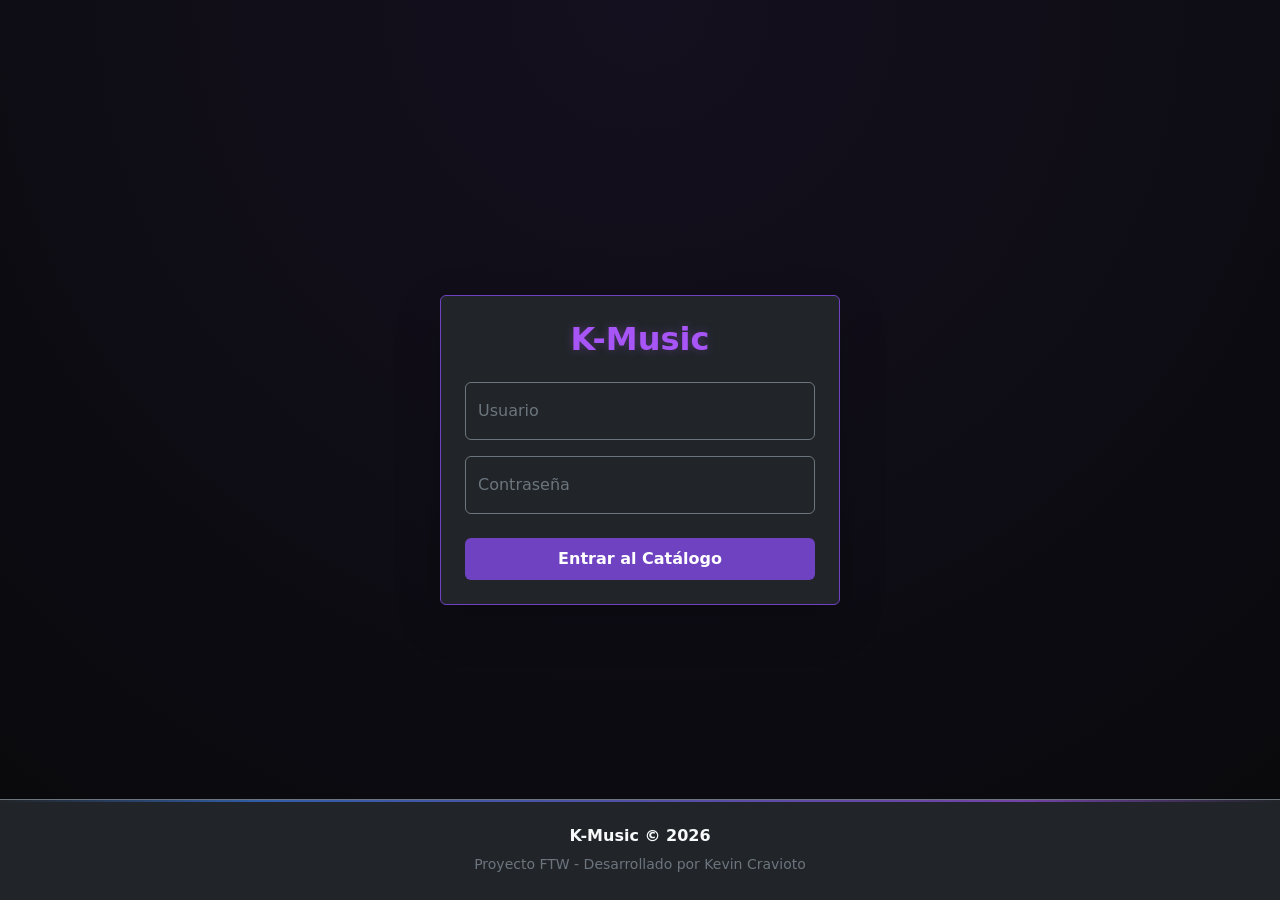
<file: html/login.html>
<!DOCTYPE html>
<html lang="es" data-bs-theme="dark">
<head>
    <meta charset="UTF-8">
    <meta name="viewport" content="width=device-width, initial-scale=1.0">
    <title>Iniciar Sesión | K-Music</title>
    <link href="https://cdn.jsdelivr.net/npm/bootstrap@5.3.3/dist/css/bootstrap.min.css" rel="stylesheet">
    <link rel="stylesheet" href="../css/style.css">
</head>
<body class="d-flex align-items-center py-4 custom-bg min-vh-100 position-relative">

    <main class="form-signin w-100 m-auto" style="max-width: 400px;">
        <div class="card bg-dark border-purple p-4 shadow-lg">
            <h2 class="text-center text-purple fw-bold mb-4">K-Music</h2>
            
            <form id="form-login">
                <div class="form-floating mb-3">
                    <input type="text" class="form-control bg-dark text-light border-secondary" id="input-usuario" placeholder="Usuario" required>
                    <label for="input-usuario" class="text-secondary">Usuario</label>
                </div>
                
                <div class="form-floating mb-4">
                    <input type="password" class="form-control bg-dark text-light border-secondary" id="input-password" placeholder="Contraseña" required>
                    <label for="input-password" class="text-secondary">Contraseña</label>
                </div>

                <div id="mensaje-error" class="alert alert-danger d-none py-2 text-center" role="alert">
                    Usuario o contraseña incorrectos.
                </div>

                <button class="btn btn-purple w-100 py-2 fw-bold" type="submit">Entrar al Catálogo</button>
            </form>
        </div>
    </main>

    <footer class="position-absolute bottom-0 w-100 bg-dark text-center text-secondary py-4 border-top border-secondary footer-aesthetic">
        <div class="container">
            <p class="mb-1 text-light fw-semibold">K-Music &copy; 2026</p>
            <small>Proyecto FTW - Desarrollado por Kevin Cravioto</small>
        </div>
    </footer>

    <script src="https://cdn.jsdelivr.net/npm/bootstrap@5.3.3/dist/js/bootstrap.bundle.min.js"></script>
    <script src="../js/app.js"></script>
</body>
</html>
</file>
<file: css/style.css>
/* Variables de color */
:root {
    --purple-neon: #a855f7;
    --purple-dark: #6f42c1;
    --blue-faded: #3b82f6;
    --bg-deep-dark: #09090b;
}

body {
    background-color: var(--bg-deep-dark) !important;
}

/* Estilos de texto */
.text-purple {
    color: var(--purple-neon) !important;
    text-shadow: 0 0 10px rgba(168, 85, 247, 0.3);
}

/* Elementos decorativos */
.aesthetic-line {
    height: 2px;
    width: 60%;
    margin: 0 auto;
    background: linear-gradient(90deg, transparent 0%, rgba(168, 85, 247, 0.8) 40%, rgba(59, 130, 246, 0.8) 60%, transparent 100%);
    box-shadow: 0 0 15px rgba(168, 85, 247, 0.4);
    border-radius: 50%;
}

.nav-aesthetic {
    position: relative;
}

.nav-aesthetic::after {
    content: '';
    position: absolute;
    bottom: 0;
    left: 0;
    width: 100%;
    height: 2px;
    background: linear-gradient(90deg, transparent 0%, rgba(168, 85, 247, 0.6) 20%, rgba(59, 130, 246, 0.6) 80%, transparent 100%);
}

.footer-aesthetic {
    position: relative;
}

.footer-aesthetic::before {
    content: '';
    position: absolute;
    top: 0;
    left: 0;
    width: 100%;
    height: 2px;
    background: linear-gradient(90deg, transparent 0%, rgba(59, 130, 246, 0.6) 20%, rgba(168, 85, 247, 0.6) 80%, transparent 100%);
}

/* Botones */
.btn-outline-purple {
    color: var(--purple-neon);
    border: 2px solid var(--purple-neon);
    background-color: transparent;
    transition: all 0.3s ease-in-out;
    font-weight: 600;
}

.btn-outline-purple:hover {
    color: #ffffff;
    background-color: var(--purple-neon);
    border-color: var(--purple-neon);
    box-shadow: 0 0 20px rgba(168, 85, 247, 0.6);
}

.btn-purple {
    background-color: var(--purple-dark);
    color: white;
    transition: all 0.3s ease-in-out;
}

.btn-purple:hover {
    background-color: var(--purple-neon);
    color: white;
    box-shadow: 0 0 15px rgba(168, 85, 247, 0.5);
}

/* Utilidades */
.border-purple {
    border-color: var(--purple-dark) !important;
}

.bg-purple {
    background-color: var(--purple-dark) !important;
}

.custom-bg {
    background: radial-gradient(circle at top, #14101f 0%, var(--bg-deep-dark) 100%);
}

/* Media queries */
@media (max-width: 992px) {
    .navbar-brand {
        font-size: 1.4rem;
    }
    .custom-bg {
        background-color: #0b0b0d !important;
    }
}

@media screen and (max-width: 768px) {
    .card-title {
        font-size: 1.1rem;
    }
    .fs-5 {
        font-size: 1rem !important;
    }
    .form-signin .card {
        padding: 1.5rem !important;
    }
    h2.text-light {
        font-size: 1.8rem;
    }
}

@media (max-width: 576px) {
    .display-5 {
        font-size: 2.2rem;
    }
    .table {
        font-size: 0.85rem;
    }
    main {
        padding-left: 10px;
        padding-right: 10px;
    }
}

@media screen and (max-width: 480px) {
    .btn-outline-purple {
        width: 100%;
        margin-top: 5px;
    }
}
</file>
